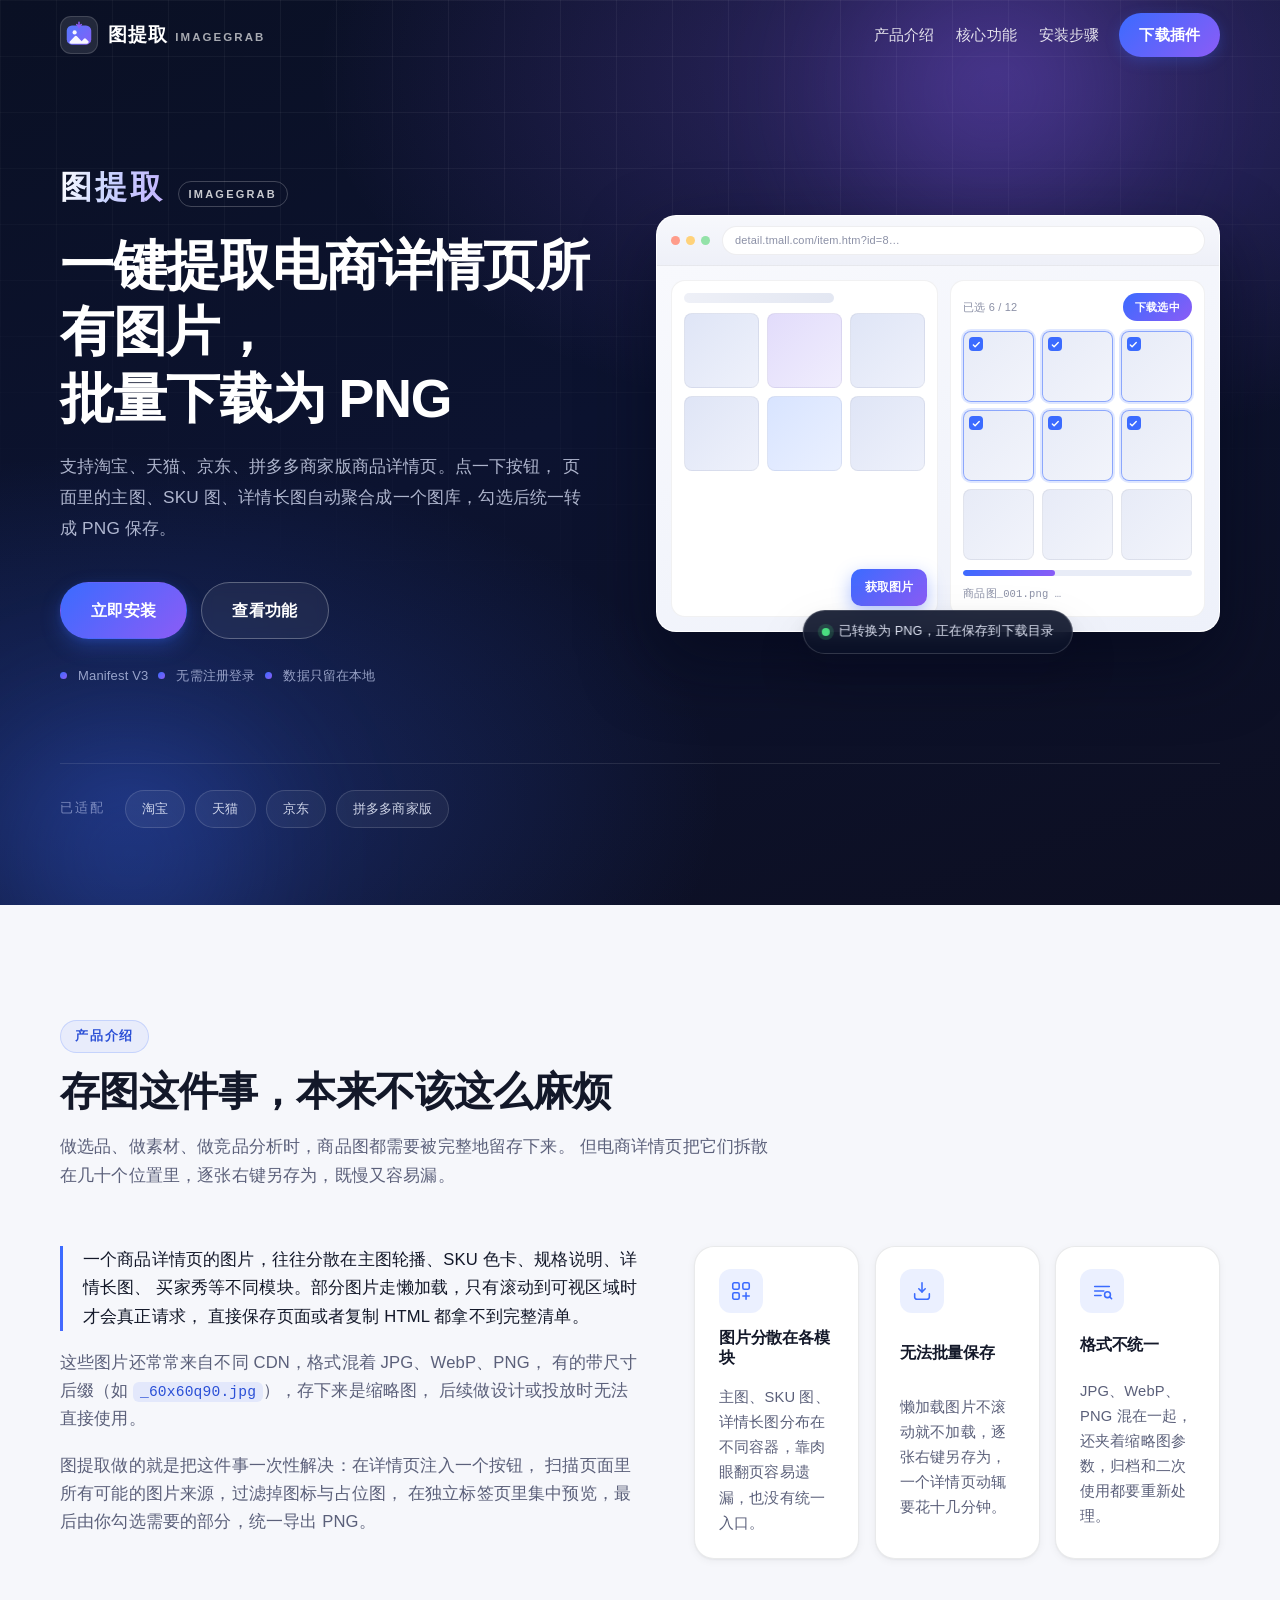
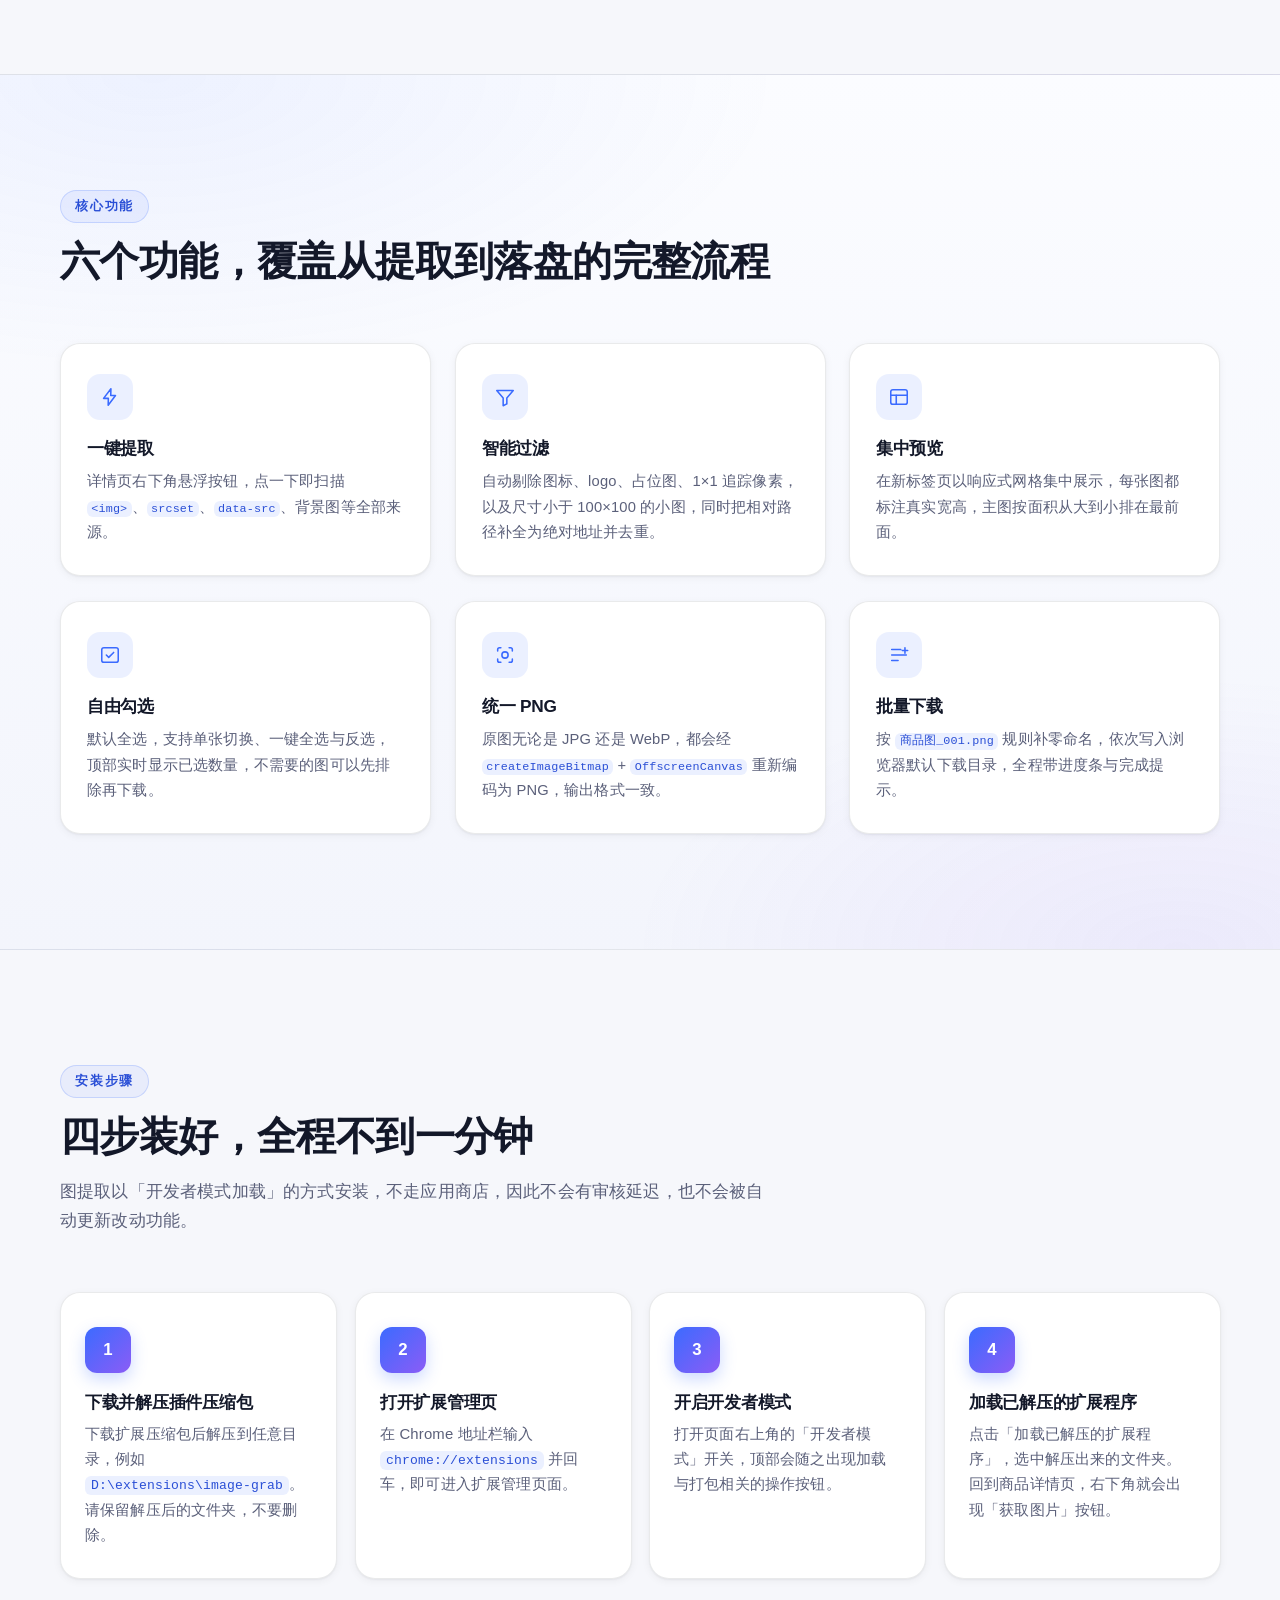
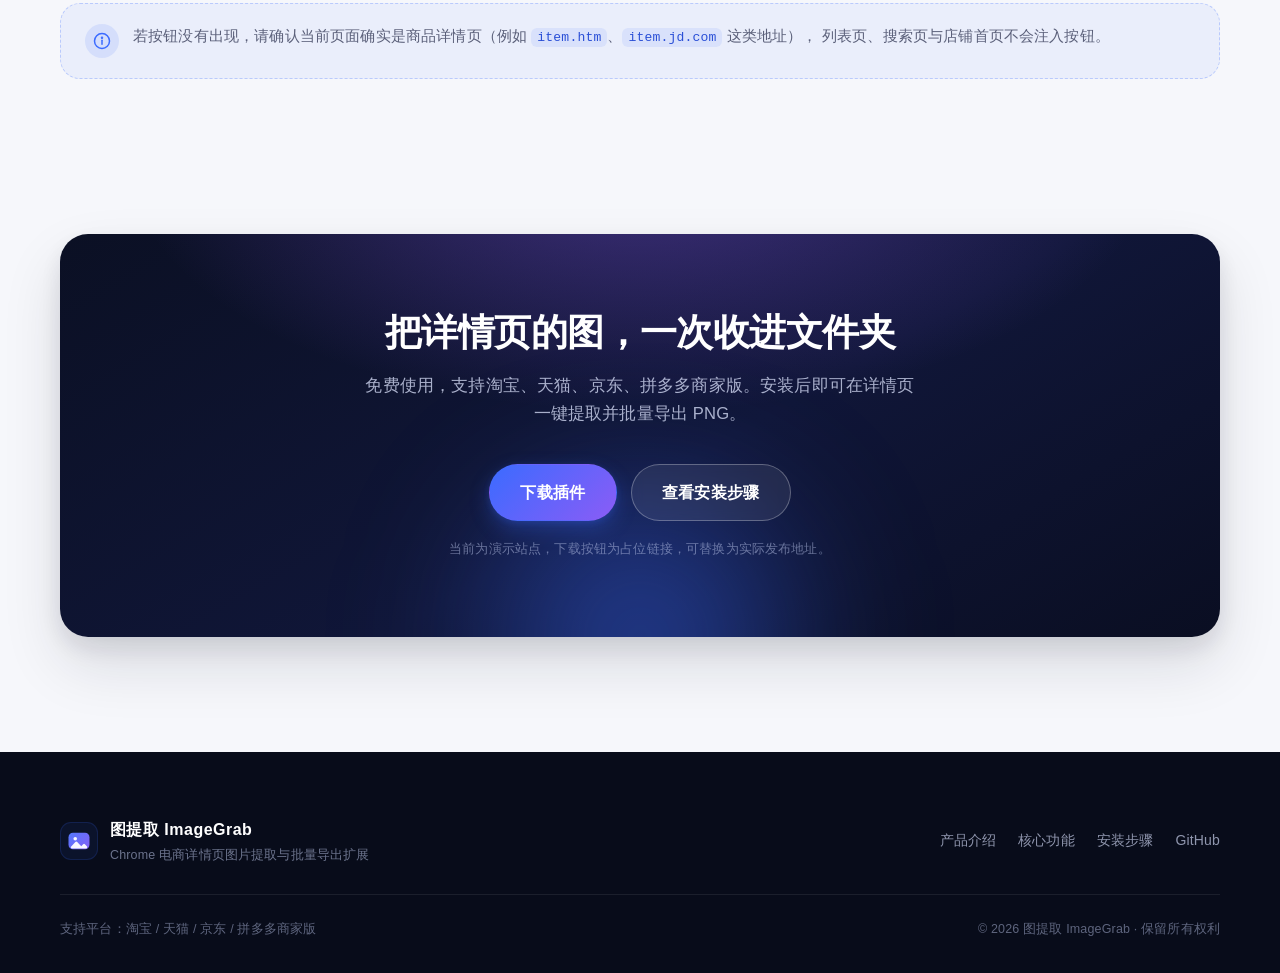
<file: docs/index.html>
<!DOCTYPE html>
<html lang="zh-CN">
<head>
  <meta charset="UTF-8" />
  <meta name="viewport" content="width=device-width, initial-scale=1" />
  <title>图提取 ImageGrab — 一键提取电商详情页图片，批量下载为 PNG</title>
  <meta name="description" content="图提取（ImageGrab）是一款 Chrome 扩展，支持在淘宝、天猫、京东、拼多多商家版商品详情页一键提取全部商品图片，集中预览、自由勾选，并批量下载为 PNG。" />
  <link rel="icon" type="image/svg+xml" href="assets/favicon.svg" />
  <link rel="stylesheet" href="css/style.css" />
</head>
<body>
  <!-- 键盘用户跳过导航 -->
  <a class="skip-link" href="#main">跳转到主要内容</a>

  <!-- ============ 顶部导航栏 ============ -->
  <header class="site-header" id="siteHeader">
    <div class="container header-inner">
      <!-- Logo：内联 SVG + 产品名 -->
      <a class="brand" href="#top" aria-label="图提取 ImageGrab 首页">
        <span class="brand-mark" aria-hidden="true">
          <svg viewBox="0 0 32 32" width="28" height="28" fill="none">
            <defs>
              <linearGradient id="brandGrad" x1="0" y1="0" x2="32" y2="32" gradientUnits="userSpaceOnUse">
                <stop offset="0" stop-color="#4d7cff" />
                <stop offset="1" stop-color="#8b5cf6" />
              </linearGradient>
            </defs>
            <rect x="2" y="5" width="28" height="22" rx="6" fill="url(#brandGrad)" />
            <circle cx="11" cy="13" r="2.4" fill="#fff" opacity=".95" />
            <path d="M5 24l6.2-6.6a1.6 1.6 0 0 1 2.4 0L19 23l2.6-2.6a1.6 1.6 0 0 1 2.3 0L27 23.5V24a2 2 0 0 1-2 2H7a2 2 0 0 1-2-2z" fill="#fff" opacity=".95" />
            <path d="M16 1.4v6.2M13.4 4l2.6 2.6L18.6 4" stroke="#8b5cf6" stroke-width="1.8" stroke-linecap="round" stroke-linejoin="round" />
          </svg>
        </span>
        <span class="brand-text">
          <strong class="brand-name">图提取</strong>
          <span class="brand-en">ImageGrab</span>
        </span>
      </a>

      <!-- 移动端汉堡菜单按钮 -->
      <button class="nav-toggle" id="navToggle" type="button"
              aria-expanded="false" aria-controls="primaryNav" aria-label="展开导航菜单">
        <span class="nav-toggle-bar" aria-hidden="true"></span>
        <span class="nav-toggle-bar" aria-hidden="true"></span>
        <span class="nav-toggle-bar" aria-hidden="true"></span>
      </button>

      <!-- 锚点导航 -->
      <nav class="primary-nav" id="primaryNav" aria-label="主导航">
        <ul class="nav-list">
          <li><a class="nav-link" href="#intro">产品介绍</a></li>
          <li><a class="nav-link" href="#features">核心功能</a></li>
          <li><a class="nav-link" href="#install">安装步骤</a></li>
          <li><a class="nav-link nav-link--cta" href="#download">下载插件</a></li>
        </ul>
      </nav>
    </div>
  </header>

  <main id="main">
    <!-- ============ Hero 首屏 ============ -->
    <section class="hero" id="top">
      <div class="hero-grid-bg" aria-hidden="true"></div>
      <div class="hero-glow hero-glow--a" aria-hidden="true"></div>
      <div class="hero-glow hero-glow--b" aria-hidden="true"></div>

      <div class="container hero-inner">
        <div class="hero-copy">
          <!-- 品牌信号：首屏最重要的视觉元素 -->
          <p class="hero-brand">
            <span class="hero-brand-cn">图提取</span>
            <span class="hero-brand-en">ImageGrab</span>
          </p>

          <h1 class="hero-title">
            一键提取电商详情页所有图片，<br class="br-desktop" />批量下载为 PNG
          </h1>

          <p class="hero-sub">
            支持淘宝、天猫、京东、拼多多商家版商品详情页。点一下按钮，
            页面里的主图、SKU 图、详情长图自动聚合成一个图库，勾选后统一转成 PNG 保存。
          </p>

          <div class="hero-actions">
            <a class="btn btn--primary btn--lg" href="#install">立即安装</a>
            <a class="btn btn--ghost btn--lg" href="#features">查看功能</a>
          </div>

          <ul class="hero-facts">
            <li>Manifest V3</li>
            <li>无需注册登录</li>
            <li>数据只留在本地</li>
          </ul>
        </div>

        <!-- 右侧插件界面示意图：纯 CSS + 内联 SVG 模拟 -->
        <div class="hero-visual reveal reveal--zoom" data-reveal-delay="120">
          <div class="mockup" role="img"
               aria-label="插件界面示意：商品详情页右下角出现获取图片按钮，点击后聚合成图库并批量下载为 PNG">
            <!-- 浏览器窗口 -->
            <div class="mockup-window">
              <div class="mockup-bar">
                <span class="mockup-dots" aria-hidden="true">
                  <i></i><i></i><i></i>
                </span>
                <span class="mockup-url">detail.tmall.com/item.htm?id=8&hellip;</span>
              </div>

              <div class="mockup-body">
                <!-- 左：模拟商品详情页 -->
                <div class="mockup-page">
                  <span class="mockup-skeleton mockup-skeleton--title"></span>
                  <div class="mockup-tiles">
                    <span class="mockup-tile"></span>
                    <span class="mockup-tile"></span>
                    <span class="mockup-tile"></span>
                    <span class="mockup-tile"></span>
                    <span class="mockup-tile"></span>
                    <span class="mockup-tile"></span>
                  </div>
                  <!-- 纯装饰元素：作为示意图的一部分，不使用 button 以免产生假交互语义 -->
                  <span class="mockup-fab">获取图片</span>
                </div>

                <!-- 右：模拟图库面板 -->
                <div class="mockup-gallery">
                  <div class="mockup-gallery-head">
                    <span class="mockup-count">已选 6 / 12</span>
                    <span class="mockup-download">下载选中</span>
                  </div>
                  <div class="mockup-thumbs">
                    <span class="mockup-thumb is-checked"></span>
                    <span class="mockup-thumb is-checked"></span>
                    <span class="mockup-thumb is-checked"></span>
                    <span class="mockup-thumb is-checked"></span>
                    <span class="mockup-thumb is-checked"></span>
                    <span class="mockup-thumb is-checked"></span>
                    <span class="mockup-thumb"></span>
                    <span class="mockup-thumb"></span>
                    <span class="mockup-thumb"></span>
                  </div>
                  <div class="mockup-progress">
                    <i></i>
                  </div>
                  <p class="mockup-progress-text">商品图_001.png &hellip;</p>
                </div>
              </div>
            </div>

            <!-- 浮层提示条 -->
            <div class="mockup-toast">
              <span class="mockup-toast-dot" aria-hidden="true"></span>
              已转换为 PNG，正在保存到下载目录
            </div>
          </div>
        </div>
      </div>

      <!-- 支持平台条 -->
      <div class="container">
        <div class="platforms reveal">
          <span class="platforms-label">已适配</span>
          <ul class="platforms-list">
            <li>淘宝</li>
            <li>天猫</li>
            <li>京东</li>
            <li>拼多多商家版</li>
          </ul>
        </div>
      </div>
    </section>

    <!-- ============ 产品介绍 ============ -->
    <section class="section" id="intro" aria-labelledby="intro-title">
      <div class="container">
        <header class="section-head reveal">
          <p class="eyebrow">产品介绍</p>
          <h2 class="section-title" id="intro-title">存图这件事，本来不该这么麻烦</h2>
          <p class="section-lede">
            做选品、做素材、做竞品分析时，商品图都需要被完整地留存下来。
            但电商详情页把它们拆散在几十个位置里，逐张右键另存为，既慢又容易漏。
          </p>
        </header>

        <div class="intro-cols">
          <div class="intro-text reveal">
            <p>
              一个商品详情页的图片，往往分散在主图轮播、SKU 色卡、规格说明、详情长图、
              买家秀等不同模块。部分图片走懒加载，只有滚动到可视区域时才会真正请求，
              直接保存页面或者复制 HTML 都拿不到完整清单。
            </p>
            <p>
              这些图片还常常来自不同 CDN，格式混着 JPG、WebP、PNG，
              有的带尺寸后缀（如 <code>_60x60q90.jpg</code>），存下来是缩略图，
              后续做设计或投放时无法直接使用。
            </p>
            <p>
              图提取做的就是把这件事一次性解决：在详情页注入一个按钮，
              扫描页面里所有可能的图片来源，过滤掉图标与占位图，
              在独立标签页里集中预览，最后由你勾选需要的部分，统一导出 PNG。
            </p>
          </div>

          <!-- 三个痛点卡片 -->
          <ul class="pain-list">
            <li class="pain-card reveal" data-reveal-delay="60">
              <span class="pain-icon" aria-hidden="true">
                <svg viewBox="0 0 24 24" width="22" height="22" fill="none" stroke="currentColor" stroke-width="1.7" stroke-linecap="round" stroke-linejoin="round">
                  <rect x="3" y="3" width="7" height="7" rx="1.6" />
                  <rect x="14" y="3" width="7" height="7" rx="1.6" />
                  <rect x="3" y="14" width="7" height="7" rx="1.6" />
                  <path d="M17.5 14v7M14 17.5h7" />
                </svg>
              </span>
              <h3>图片分散在各模块</h3>
              <p>主图、SKU 图、详情长图分布在不同容器，靠肉眼翻页容易遗漏，也没有统一入口。</p>
            </li>

            <li class="pain-card reveal" data-reveal-delay="120">
              <span class="pain-icon" aria-hidden="true">
                <svg viewBox="0 0 24 24" width="22" height="22" fill="none" stroke="currentColor" stroke-width="1.7" stroke-linecap="round" stroke-linejoin="round">
                  <path d="M12 3v10" />
                  <path d="M8.5 9.5L12 13l3.5-3.5" />
                  <path d="M4 15v3.5A2.5 2.5 0 0 0 6.5 21h11A2.5 2.5 0 0 0 20 18.5V15" />
                </svg>
              </span>
              <h3>无法批量保存</h3>
              <p>懒加载图片不滚动就不加载，逐张右键另存为，一个详情页动辄要花十几分钟。</p>
            </li>

            <li class="pain-card reveal" data-reveal-delay="180">
              <span class="pain-icon" aria-hidden="true">
                <svg viewBox="0 0 24 24" width="22" height="22" fill="none" stroke="currentColor" stroke-width="1.7" stroke-linecap="round" stroke-linejoin="round">
                  <path d="M4 7h16M4 12h10M4 17h7" />
                  <circle cx="18" cy="16" r="3.2" />
                  <path d="M20.4 18.4L22.5 20.5" />
                </svg>
              </span>
              <h3>格式不统一</h3>
              <p>JPG、WebP、PNG 混在一起，还夹着缩略图参数，归档和二次使用都要重新处理。</p>
            </li>
          </ul>
        </div>
      </div>
    </section>

    <!-- ============ 核心功能 ============ -->
    <section class="section section--alt" id="features" aria-labelledby="features-title">
      <div class="container">
        <header class="section-head reveal">
          <p class="eyebrow">核心功能</p>
          <h2 class="section-title" id="features-title">六个功能，覆盖从提取到落盘的完整流程</h2>
        </header>

        <ul class="feature-grid">
          <!-- 1 -->
          <li class="feature-card reveal">
            <span class="feature-icon" aria-hidden="true">
              <svg viewBox="0 0 24 24" width="22" height="22" fill="none" stroke="currentColor" stroke-width="1.7" stroke-linecap="round" stroke-linejoin="round">
                <path d="M13 3L5 13.5h5.2L10 21l8-10.6h-5.2z" />
              </svg>
            </span>
            <h3>一键提取</h3>
            <p>详情页右下角悬浮按钮，点一下即扫描 <code>&lt;img&gt;</code>、<code>srcset</code>、<code>data-src</code>、背景图等全部来源。</p>
          </li>

          <!-- 2 -->
          <li class="feature-card reveal" data-reveal-delay="60">
            <span class="feature-icon" aria-hidden="true">
              <svg viewBox="0 0 24 24" width="22" height="22" fill="none" stroke="currentColor" stroke-width="1.7" stroke-linecap="round" stroke-linejoin="round">
                <path d="M3 5h18l-7 8v6.5l-4 2V13z" />
              </svg>
            </span>
            <h3>智能过滤</h3>
            <p>自动剔除图标、logo、占位图、1×1 追踪像素，以及尺寸小于 100×100 的小图，同时把相对路径补全为绝对地址并去重。</p>
          </li>

          <!-- 3 -->
          <li class="feature-card reveal" data-reveal-delay="120">
            <span class="feature-icon" aria-hidden="true">
              <svg viewBox="0 0 24 24" width="22" height="22" fill="none" stroke="currentColor" stroke-width="1.7" stroke-linecap="round" stroke-linejoin="round">
                <rect x="3" y="4" width="18" height="16" rx="2.4" />
                <path d="M3 10h18" />
                <path d="M9 10v10" />
              </svg>
            </span>
            <h3>集中预览</h3>
            <p>在新标签页以响应式网格集中展示，每张图都标注真实宽高，主图按面积从大到小排在最前面。</p>
          </li>

          <!-- 4 -->
          <li class="feature-card reveal" data-reveal-delay="180">
            <span class="feature-icon" aria-hidden="true">
              <svg viewBox="0 0 24 24" width="22" height="22" fill="none" stroke="currentColor" stroke-width="1.7" stroke-linecap="round" stroke-linejoin="round">
                <rect x="3" y="4" width="18" height="16" rx="2.4" />
                <path d="M8 12l2.6 2.6L16 9.2" />
              </svg>
            </span>
            <h3>自由勾选</h3>
            <p>默认全选，支持单张切换、一键全选与反选，顶部实时显示已选数量，不需要的图可以先排除再下载。</p>
          </li>

          <!-- 5 -->
          <li class="feature-card reveal" data-reveal-delay="240">
            <span class="feature-icon" aria-hidden="true">
              <svg viewBox="0 0 24 24" width="22" height="22" fill="none" stroke="currentColor" stroke-width="1.7" stroke-linecap="round" stroke-linejoin="round">
                <path d="M4 7.5V6a2 2 0 0 1 2-2h1.5" />
                <path d="M20 7.5V6a2 2 0 0 0-2-2h-1.5" />
                <path d="M4 16.5V18a2 2 0 0 0 2 2h1.5" />
                <path d="M20 16.5V18a2 2 0 0 1-2 2h-1.5" />
                <circle cx="12" cy="12" r="3.4" />
              </svg>
            </span>
            <h3>统一 PNG</h3>
            <p>原图无论是 JPG 还是 WebP，都会经 <code>createImageBitmap</code> + <code>OffscreenCanvas</code> 重新编码为 PNG，输出格式一致。</p>
          </li>

          <!-- 6 -->
          <li class="feature-card reveal" data-reveal-delay="300">
            <span class="feature-icon" aria-hidden="true">
              <svg viewBox="0 0 24 24" width="22" height="22" fill="none" stroke="currentColor" stroke-width="1.7" stroke-linecap="round" stroke-linejoin="round">
                <path d="M4 6h10M4 12h16M4 18h7" />
                <path d="M18.5 4v6M21.5 7h-6" />
              </svg>
            </span>
            <h3>批量下载</h3>
            <p>按 <code>商品图_001.png</code> 规则补零命名，依次写入浏览器默认下载目录，全程带进度条与完成提示。</p>
          </li>
        </ul>
      </div>
    </section>

    <!-- ============ 安装步骤 ============ -->
    <section class="section" id="install" aria-labelledby="install-title">
      <div class="container">
        <header class="section-head reveal">
          <p class="eyebrow">安装步骤</p>
          <h2 class="section-title" id="install-title">四步装好，全程不到一分钟</h2>
          <p class="section-lede">
            图提取以「开发者模式加载」的方式安装，不走应用商店，因此不会有审核延迟，也不会被自动更新改动功能。
          </p>
        </header>

        <ol class="steps">
          <li class="step-card reveal">
            <span class="step-num" aria-hidden="true">1</span>
            <h3>下载并解压插件压缩包</h3>
            <p>下载扩展压缩包后解压到任意目录，例如 <code>D:\extensions\image-grab</code>。请保留解压后的文件夹，不要删除。</p>
          </li>

          <li class="step-card reveal" data-reveal-delay="60">
            <span class="step-num" aria-hidden="true">2</span>
            <h3>打开扩展管理页</h3>
            <p>在 Chrome 地址栏输入 <code>chrome://extensions</code> 并回车，即可进入扩展管理页面。</p>
          </li>

          <li class="step-card reveal" data-reveal-delay="120">
            <span class="step-num" aria-hidden="true">3</span>
            <h3>开启开发者模式</h3>
            <p>打开页面右上角的「开发者模式」开关，顶部会随之出现加载与打包相关的操作按钮。</p>
          </li>

          <li class="step-card reveal" data-reveal-delay="180">
            <span class="step-num" aria-hidden="true">4</span>
            <h3>加载已解压的扩展程序</h3>
            <p>点击「加载已解压的扩展程序」，选中解压出来的文件夹。回到商品详情页，右下角就会出现「获取图片」按钮。</p>
          </li>
        </ol>

        <div class="install-note reveal" data-reveal-delay="60">
          <span class="install-note-icon" aria-hidden="true">
            <svg viewBox="0 0 24 24" width="20" height="20" fill="none" stroke="currentColor" stroke-width="1.8" stroke-linecap="round" stroke-linejoin="round">
              <circle cx="12" cy="12" r="9" />
              <path d="M12 11v5" />
              <circle cx="12" cy="8" r=".6" fill="currentColor" />
            </svg>
          </span>
          <p>
            若按钮没有出现，请确认当前页面确实是商品详情页（例如 <code>item.htm</code>、<code>item.jd.com</code> 这类地址），
            列表页、搜索页与店铺首页不会注入按钮。
          </p>
        </div>
      </div>
    </section>

    <!-- ============ 底部 CTA ============ -->
    <section class="section cta" id="download" aria-labelledby="download-title">
      <div class="container">
        <div class="cta-card reveal">
          <div class="cta-glow" aria-hidden="true"></div>
          <h2 class="cta-title" id="download-title">把详情页的图，一次收进文件夹</h2>
          <p class="cta-text">
            免费使用，支持淘宝、天猫、京东、拼多多商家版。安装后即可在详情页一键提取并批量导出 PNG。
          </p>
          <div class="cta-actions">
            <!-- 下载地址为占位，替换成实际发布链接即可 -->
            <a class="btn btn--primary btn--lg" href="#" id="downloadBtn" download>下载插件</a>
            <a class="btn btn--ghost btn--lg" href="#install">查看安装步骤</a>
          </div>
          <p class="cta-hint">当前为演示站点，下载按钮为占位链接，可替换为实际发布地址。</p>
        </div>
      </div>
    </section>
  </main>

  <!-- ============ Footer ============ -->
  <footer class="site-footer">
    <div class="container footer-inner">
      <div class="footer-brand">
        <span class="brand-mark" aria-hidden="true">
          <svg viewBox="0 0 32 32" width="24" height="24" fill="none">
            <defs>
              <linearGradient id="footerGrad" x1="0" y1="0" x2="32" y2="32" gradientUnits="userSpaceOnUse">
                <stop offset="0" stop-color="#4d7cff" />
                <stop offset="1" stop-color="#8b5cf6" />
              </linearGradient>
            </defs>
            <rect x="2" y="5" width="28" height="22" rx="6" fill="url(#footerGrad)" />
            <circle cx="11" cy="13" r="2.4" fill="#fff" opacity=".95" />
            <path d="M5 24l6.2-6.6a1.6 1.6 0 0 1 2.4 0L19 23l2.6-2.6a1.6 1.6 0 0 1 2.3 0L27 23.5V24a2 2 0 0 1-2 2H7a2 2 0 0 1-2-2z" fill="#fff" opacity=".95" />
          </svg>
        </span>
        <div>
          <p class="footer-name">图提取 ImageGrab</p>
          <p class="footer-desc">Chrome 电商详情页图片提取与批量导出扩展</p>
        </div>
      </div>

      <nav class="footer-nav" aria-label="页脚导航">
        <a href="#intro">产品介绍</a>
        <a href="#features">核心功能</a>
        <a href="#install">安装步骤</a>
        <!-- GitHub 链接占位 -->
        <a href="https://github.com/" target="_blank" rel="noopener noreferrer">GitHub</a>
      </nav>

      <div class="footer-meta">
        <p>支持平台：淘宝 / 天猫 / 京东 / 拼多多商家版</p>
        <p class="footer-copy">&copy; <span id="year">2026</span> 图提取 ImageGrab · 保留所有权利</p>
      </div>
    </div>
  </footer>

  <script src="js/main.js"></script>
</body>
</html>
</file>
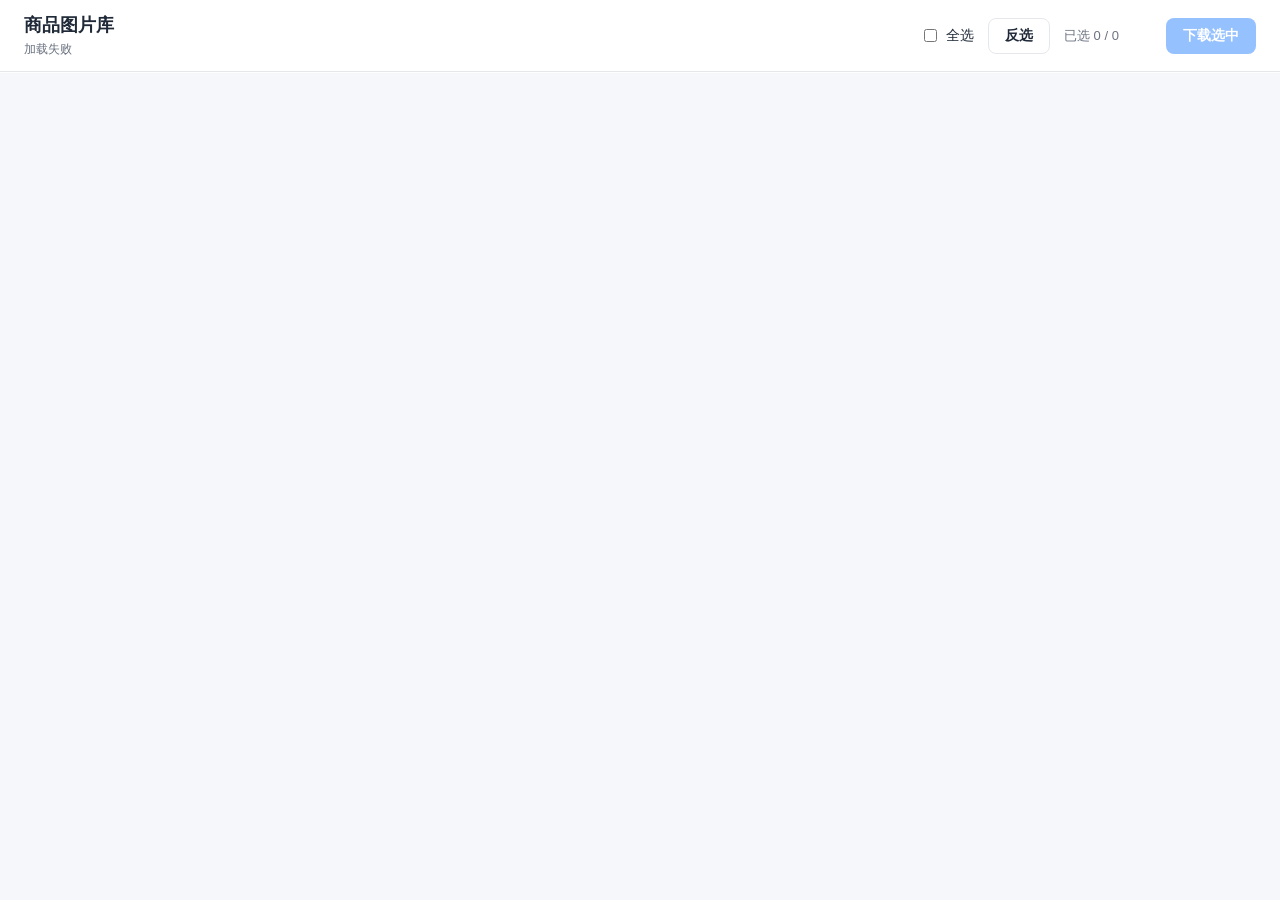
<file: gallery.html>
<!DOCTYPE html>
<html lang="zh-CN">
  <head>
    <meta charset="UTF-8" />
    <meta name="viewport" content="width=device-width, initial-scale=1.0" />
    <title>商品图片库</title>
    <link rel="stylesheet" href="gallery.css" />
  </head>
  <body>
    <header class="toolbar">
      <div class="toolbar-left">
        <h1 class="title">商品图片库</h1>
        <p class="subtitle" id="pageMeta">加载中…</p>
      </div>
      <div class="toolbar-actions">
        <label class="check-all">
          <input type="checkbox" id="selectAll" />
          <span>全选</span>
        </label>
        <button type="button" class="btn btn-ghost" id="btnInvert">反选</button>
        <span class="selected-count" id="selectedCount">已选 0 / 0</span>
        <button type="button" class="btn btn-primary" id="btnDownload" disabled>
          下载选中
        </button>
      </div>
    </header>

    <main>
      <div id="emptyState" class="empty hidden">
        <p>暂无图片数据。请在商品详情页点击「获取图片」。</p>
      </div>
      <div id="grid" class="grid" aria-live="polite"></div>
    </main>

    <!-- 下载进度遮罩 -->
    <div id="progressOverlay" class="overlay hidden" role="status" aria-live="assertive">
      <div class="progress-card">
        <h2 id="progressTitle">正在下载…</h2>
        <div class="progress-bar">
          <div class="progress-fill" id="progressFill"></div>
        </div>
        <p class="progress-text" id="progressText">0 / 0</p>
      </div>
    </div>

    <script src="gallery.js"></script>
  </body>
</html>
</file>
<file: docs/css/style.css>
/* =========================================================================
   图提取 ImageGrab · 官方宣传站样式
   纯 CSS，无框架、无 CDN 依赖。
   组织顺序：变量 → 基础 → 通用组件 → 导航 → Hero → 各内容区 → 页脚 → 响应式
   ========================================================================= */

/* -------------------------------------------------------------------------
   1. 设计变量（改主色调只需调整 --primary / --primary-2）
   ------------------------------------------------------------------------- */
:root {
  /* 品牌主色：蓝 → 紫渐变 */
  --primary: #3b6bff;
  --primary-2: #8b5cf6;
  --primary-soft: rgba(59, 107, 255, 0.1);
  --primary-grad: linear-gradient(135deg, var(--primary) 0%, var(--primary-2) 100%);

  /* 中性色 */
  --ink: #080c1a;            /* 深色区背景（Hero / Footer / CTA） */
  --ink-2: #101733;
  --text: #131829;
  --muted: #5b607a;
  --muted-2: #8b90a6;
  --surface: #ffffff;
  --bg: #f6f7fb;
  --border: rgba(19, 24, 41, 0.09);
  --border-strong: rgba(19, 24, 41, 0.16);

  /* 圆角 */
  --r-sm: 10px;
  --r-md: 14px;
  --r-lg: 20px;
  --r-xl: 28px;
  --r-pill: 999px;

  /* 阴影（柔和、多层） */
  --shadow-sm: 0 1px 2px rgba(16, 24, 40, 0.05), 0 2px 8px rgba(16, 24, 40, 0.05);
  --shadow-md: 0 4px 12px rgba(16, 24, 40, 0.07), 0 12px 28px rgba(16, 24, 40, 0.07);
  --shadow-lg: 0 10px 24px rgba(16, 24, 40, 0.1), 0 28px 60px rgba(16, 24, 40, 0.12);
  --shadow-brand: 0 8px 20px rgba(59, 107, 255, 0.28), 0 2px 6px rgba(59, 107, 255, 0.18);

  /* 节奏 */
  --gutter: clamp(20px, 5vw, 40px);
  --section-y: clamp(64px, 9vw, 132px);
  --header-h: 64px;
  --ease: cubic-bezier(0.22, 0.61, 0.36, 1);
  --dur: 0.24s;

  /* 字体栈 */
  --font: -apple-system, BlinkMacSystemFont, "PingFang SC", "Microsoft YaHei",
    "Helvetica Neue", Arial, sans-serif;
  --font-mono: "SFMono-Regular", Consolas, "Liberation Mono", Menlo, monospace;
}

/* -------------------------------------------------------------------------
   2. 基础重置与排版
   ------------------------------------------------------------------------- */
*,
*::before,
*::after {
  box-sizing: border-box;
}

html {
  -webkit-text-size-adjust: 100%;
  scroll-behavior: smooth;
  /* 锚点跳转时给吸顶导航让位 */
  scroll-padding-top: calc(var(--header-h) + 16px);
}

body {
  margin: 0;
  background: var(--bg);
  color: var(--text);
  font-family: var(--font);
  font-size: 16px;
  line-height: 1.7;
  letter-spacing: 0.01em;
  -webkit-font-smoothing: antialiased;
  overflow-x: hidden;
}

h1,
h2,
h3 {
  margin: 0;
  line-height: 1.24;
  letter-spacing: -0.015em;
  font-weight: 700;
}

p {
  margin: 0;
}

ul,
ol {
  margin: 0;
  padding: 0;
  list-style: none;
}

a {
  color: inherit;
  text-decoration: none;
}

img,
svg {
  max-width: 100%;
  display: block;
}

code {
  font-family: var(--font-mono);
  font-size: 0.88em;
  padding: 0.15em 0.45em;
  border-radius: 6px;
  background: var(--primary-soft);
  color: #2a4fd6;
  word-break: break-word;
}

/* 键盘焦点可见 */
:focus-visible {
  outline: 2px solid var(--primary);
  outline-offset: 3px;
  border-radius: 6px;
}

/* 跳过导航链接 */
.skip-link {
  position: absolute;
  left: 16px;
  top: -60px;
  z-index: 200;
  padding: 10px 16px;
  border-radius: 0 0 var(--r-sm) var(--r-sm);
  background: var(--primary);
  color: #fff;
  font-size: 14px;
  transition: top var(--dur) var(--ease);
}

.skip-link:focus {
  top: 0;
}

.container {
  width: min(1160px, 100% - var(--gutter) * 2);
  margin-inline: auto;
}

/* -------------------------------------------------------------------------
   3. 通用组件：按钮 / 区块标题 / 滚动入场
   ------------------------------------------------------------------------- */
.btn {
  display: inline-flex;
  align-items: center;
  justify-content: center;
  gap: 8px;
  padding: 11px 22px;
  border: 1px solid transparent;
  border-radius: var(--r-pill);
  font-family: inherit;
  font-size: 15px;
  font-weight: 600;
  letter-spacing: 0.02em;
  cursor: pointer;
  white-space: nowrap;
  transition: transform var(--dur) var(--ease), box-shadow var(--dur) var(--ease),
    background-color var(--dur) var(--ease), border-color var(--dur) var(--ease),
    color var(--dur) var(--ease);
}

.btn--lg {
  padding: 14px 30px;
  font-size: 16px;
}

.btn--primary {
  background-image: var(--primary-grad);
  color: #fff;
  box-shadow: var(--shadow-brand);
}

.btn--primary:hover {
  transform: translateY(-2px);
  box-shadow: 0 12px 28px rgba(59, 107, 255, 0.34), 0 3px 8px rgba(59, 107, 255, 0.2);
}

.btn--primary:active {
  transform: translateY(0);
}

/* 深色背景上的次级按钮 */
.btn--ghost {
  background: rgba(255, 255, 255, 0.06);
  border-color: rgba(255, 255, 255, 0.28);
  color: #fff;
  backdrop-filter: blur(6px);
}

.btn--ghost:hover {
  background: rgba(255, 255, 255, 0.13);
  border-color: rgba(255, 255, 255, 0.48);
  transform: translateY(-2px);
}

/* 浅色背景上的次级按钮（CTA 区使用） */
.cta-card .btn--ghost {
  background: rgba(255, 255, 255, 0.08);
}

.section {
  padding-block: var(--section-y);
  position: relative;
}

/* 交替底色的内容区，用渐变而非纯色，避免呆板 */
.section--alt {
  background:
    radial-gradient(900px 420px at 12% 0%, rgba(59, 107, 255, 0.07), transparent 70%),
    radial-gradient(760px 380px at 92% 100%, rgba(139, 92, 246, 0.08), transparent 72%),
    linear-gradient(180deg, #fbfcff 0%, #f3f5fc 100%);
  border-block: 1px solid var(--border);
}

.section-head {
  max-width: 720px;
  margin-bottom: clamp(32px, 5vw, 56px);
}

.eyebrow {
  display: inline-block;
  margin-bottom: 14px;
  padding: 5px 14px;
  border: 1px solid rgba(59, 107, 255, 0.2);
  border-radius: var(--r-pill);
  background: rgba(59, 107, 255, 0.07);
  color: #2a4fd6;
  font-size: 12.5px;
  font-weight: 600;
  letter-spacing: 0.14em;
}

.section-title {
  font-size: clamp(1.55rem, 1.1rem + 2.1vw, 2.5rem);
  color: var(--text);
}

.section-lede {
  margin-top: 16px;
  color: var(--muted);
  font-size: clamp(0.95rem, 0.9rem + 0.3vw, 1.06rem);
}

/* 滚动入场：默认隐藏位移，进入视口后由 JS 添加 .is-visible */
.reveal {
  opacity: 0;
  transform: translateY(22px);
  transition: opacity 0.6s var(--ease), transform 0.6s var(--ease);
  transition-delay: var(--reveal-delay, 0ms);
  will-change: opacity, transform;
}

.reveal--zoom {
  transform: translateY(28px) scale(0.97);
}

.reveal.is-visible {
  opacity: 1;
  transform: none;
}

/* -------------------------------------------------------------------------
   4. 顶部导航栏
   ------------------------------------------------------------------------- */
.site-header {
  position: fixed;
  inset: 0 0 auto 0;
  z-index: 100;
  transition: background-color var(--dur) var(--ease),
    box-shadow var(--dur) var(--ease), border-color var(--dur) var(--ease),
    backdrop-filter var(--dur) var(--ease);
  /* 默认状态：位于深色 Hero 之上，文字为浅色 */
  --nav-fg: rgba(255, 255, 255, 0.86);
  --nav-fg-active: #ffffff;
  border-bottom: 1px solid transparent;
}

.header-inner {
  display: flex;
  align-items: center;
  justify-content: space-between;
  gap: 16px;
  min-height: var(--header-h);
}

/* 滚动后：毛玻璃 + 深色文字 */
.site-header.is-scrolled {
  background: rgba(255, 255, 255, 0.76);
  backdrop-filter: saturate(180%) blur(16px);
  -webkit-backdrop-filter: saturate(180%) blur(16px);
  border-bottom-color: var(--border);
  box-shadow: 0 4px 20px rgba(16, 24, 40, 0.06);
  --nav-fg: var(--muted);
  --nav-fg-active: var(--text);
}

/* Logo */
.brand {
  display: inline-flex;
  align-items: center;
  gap: 10px;
  flex-shrink: 0;
}

.brand-mark {
  display: grid;
  place-items: center;
  width: 38px;
  height: 38px;
  border-radius: 11px;
  background: rgba(255, 255, 255, 0.1);
  border: 1px solid rgba(255, 255, 255, 0.14);
  transition: background-color var(--dur) var(--ease),
    border-color var(--dur) var(--ease);
}

.site-header.is-scrolled .brand-mark,
.site-footer .brand-mark {
  background: rgba(59, 107, 255, 0.08);
  border-color: rgba(59, 107, 255, 0.16);
}

.brand-text {
  display: flex;
  align-items: baseline;
  gap: 8px;
}

.brand-name {
  font-size: 19px;
  font-weight: 700;
  letter-spacing: 0.04em;
  color: var(--nav-fg-active);
  transition: color var(--dur) var(--ease);
}

.brand-en {
  font-size: 11.5px;
  font-weight: 600;
  letter-spacing: 0.18em;
  text-transform: uppercase;
  color: var(--nav-fg);
  opacity: 0.75;
  transition: color var(--dur) var(--ease);
}

/* 导航列表 */
.nav-list {
  display: flex;
  align-items: center;
  gap: clamp(6px, 1.4vw, 22px);
}

.nav-link {
  position: relative;
  display: inline-block;
  padding: 8px 2px;
  font-size: 15px;
  font-weight: 500;
  color: var(--nav-fg);
  transition: color var(--dur) var(--ease);
}

/* 下划线指示器：当前区块高亮 */
.nav-link::after {
  content: "";
  position: absolute;
  left: 0;
  right: 0;
  bottom: 2px;
  height: 2px;
  border-radius: 2px;
  background-image: var(--primary-grad);
  transform: scaleX(0);
  transform-origin: left;
  transition: transform var(--dur) var(--ease);
}

.nav-link:hover,
.nav-link.is-active {
  color: var(--nav-fg-active);
}

.nav-link:hover::after,
.nav-link.is-active::after {
  transform: scaleX(1);
}

/* 「下载插件」为强调项，做成胶囊按钮 */
.nav-link--cta {
  padding: 9px 20px;
  border-radius: var(--r-pill);
  background-image: var(--primary-grad);
  color: #fff;
  font-weight: 600;
  box-shadow: 0 4px 14px rgba(59, 107, 255, 0.26);
  transition: transform var(--dur) var(--ease), box-shadow var(--dur) var(--ease);
}

.nav-link--cta::after {
  display: none;
}

.nav-link--cta:hover {
  color: #fff;
  transform: translateY(-1px);
  box-shadow: 0 8px 22px rgba(59, 107, 255, 0.34);
}

/* 汉堡按钮：移动端显示 */
.nav-toggle {
  display: none;
  width: 44px;
  height: 44px;
  padding: 0;
  border: 1px solid rgba(255, 255, 255, 0.2);
  border-radius: var(--r-sm);
  background: rgba(255, 255, 255, 0.08);
  cursor: pointer;
  transition: background-color var(--dur) var(--ease),
    border-color var(--dur) var(--ease);
}

.site-header.is-scrolled .nav-toggle {
  border-color: var(--border-strong);
  background: rgba(19, 24, 41, 0.04);
}

.nav-toggle-bar {
  display: block;
  width: 20px;
  height: 2px;
  margin: 4px auto;
  border-radius: 2px;
  background: var(--nav-fg-active);
  transition: transform var(--dur) var(--ease), opacity var(--dur) var(--ease);
}

/* 展开时汉堡变叉 */
.nav-toggle[aria-expanded="true"] .nav-toggle-bar:nth-child(1) {
  transform: translateY(6px) rotate(45deg);
}

.nav-toggle[aria-expanded="true"] .nav-toggle-bar:nth-child(2) {
  opacity: 0;
}

.nav-toggle[aria-expanded="true"] .nav-toggle-bar:nth-child(3) {
  transform: translateY(-6px) rotate(-45deg);
}

/* -------------------------------------------------------------------------
   5. Hero 首屏
   ------------------------------------------------------------------------- */
.hero {
  position: relative;
  isolation: isolate;
  overflow: hidden;
  padding-top: calc(var(--header-h) + clamp(40px, 7vw, 96px));
  padding-bottom: clamp(40px, 6vw, 80px);
  background:
    radial-gradient(1100px 600px at 78% 8%, rgba(139, 92, 246, 0.3), transparent 62%),
    radial-gradient(900px 520px at 10% 88%, rgba(59, 107, 255, 0.28), transparent 66%),
    linear-gradient(160deg, #0a1024 0%, #0c1330 46%, #0d0f22 100%);
  color: #fff;
}

/* 细网格纹理，给深色底增加质感 */
.hero-grid-bg {
  position: absolute;
  inset: 0;
  z-index: -1;
  background-image:
    linear-gradient(to right, rgba(255, 255, 255, 0.05) 1px, transparent 1px),
    linear-gradient(to bottom, rgba(255, 255, 255, 0.05) 1px, transparent 1px);
  background-size: 56px 56px;
  mask-image: radial-gradient(120% 90% at 50% 0%, #000 20%, transparent 78%);
  -webkit-mask-image: radial-gradient(120% 90% at 50% 0%, #000 20%, transparent 78%);
}

/* 缓慢漂移的彩色光斑 */
.hero-glow {
  position: absolute;
  z-index: -1;
  border-radius: 50%;
  filter: blur(70px);
  opacity: 0.5;
  animation: glow-drift 16s ease-in-out infinite alternate;
}

.hero-glow--a {
  width: 420px;
  height: 420px;
  top: -120px;
  right: 6%;
  background: radial-gradient(circle, rgba(139, 92, 246, 0.75), transparent 68%);
}

.hero-glow--b {
  width: 380px;
  height: 380px;
  bottom: -140px;
  left: -60px;
  background: radial-gradient(circle, rgba(59, 107, 255, 0.7), transparent 68%);
  animation-delay: -6s;
}

@keyframes glow-drift {
  from {
    transform: translate3d(0, 0, 0) scale(1);
  }
  to {
    transform: translate3d(-28px, 34px, 0) scale(1.12);
  }
}

.hero-inner {
  display: grid;
  gap: clamp(36px, 5vw, 56px);
  align-items: center;
}

.hero-copy {
  max-width: 620px;
}

/* 品牌字标：首屏最强的品牌信号 */
.hero-brand {
  display: flex;
  align-items: baseline;
  gap: 12px;
  margin-bottom: 18px;
}

.hero-brand-cn {
  font-size: clamp(1.5rem, 1.1rem + 1.6vw, 2rem);
  font-weight: 700;
  letter-spacing: 0.1em;
  background: linear-gradient(100deg, #ffffff 0%, #c9d4ff 45%, #c3b1ff 100%);
  -webkit-background-clip: text;
  background-clip: text;
  color: transparent;
}

.hero-brand-en {
  padding: 3px 10px;
  border: 1px solid rgba(255, 255, 255, 0.22);
  border-radius: var(--r-pill);
  font-size: 11px;
  font-weight: 600;
  letter-spacing: 0.2em;
  text-transform: uppercase;
  color: rgba(255, 255, 255, 0.78);
}

.hero-title {
  font-size: clamp(1.65rem, 1.05rem + 2.9vw, 3.35rem);
  font-weight: 800;
  letter-spacing: -0.02em;
  color: #fff;
}

.hero-sub {
  margin-top: 20px;
  max-width: 540px;
  font-size: clamp(0.95rem, 0.9rem + 0.32vw, 1.08rem);
  line-height: 1.78;
  color: rgba(226, 232, 255, 0.76);
}

.hero-actions {
  display: flex;
  flex-wrap: wrap;
  gap: 14px;
  margin-top: clamp(26px, 4vw, 38px);
}

.hero-facts {
  display: flex;
  flex-wrap: wrap;
  gap: 10px;
  margin-top: 26px;
}

.hero-facts li {
  position: relative;
  padding-left: 18px;
  font-size: 13px;
  color: rgba(214, 222, 255, 0.68);
}

.hero-facts li::before {
  content: "";
  position: absolute;
  left: 0;
  top: 50%;
  width: 7px;
  height: 7px;
  margin-top: -3.5px;
  border-radius: 50%;
  background: var(--primary-grad);
}

/* —— 插件界面示意图 —— */
.hero-visual {
  position: relative;
}

.mockup {
  position: relative;
  width: 100%;
}

.mockup-window {
  position: relative;
  border-radius: var(--r-lg);
  background: #fff;
  border: 1px solid rgba(255, 255, 255, 0.16);
  box-shadow: 0 30px 70px rgba(4, 8, 24, 0.55), 0 2px 0 rgba(255, 255, 255, 0.4) inset;
  overflow: hidden;
}

.mockup-bar {
  display: flex;
  align-items: center;
  gap: 12px;
  padding: 10px 14px;
  background: linear-gradient(180deg, #f7f8fc, #eef0f8);
  border-bottom: 1px solid rgba(19, 24, 41, 0.07);
}

.mockup-dots {
  display: inline-flex;
  gap: 6px;
  flex-shrink: 0;
}

.mockup-dots i {
  width: 9px;
  height: 9px;
  border-radius: 50%;
  background: #d6dae8;
}

.mockup-dots i:first-child {
  background: #ff9c8a;
}

.mockup-dots i:nth-child(2) {
  background: #ffd27a;
}

.mockup-dots i:nth-child(3) {
  background: #93e2a8;
}

.mockup-url {
  flex: 1;
  padding: 4px 12px;
  border-radius: var(--r-pill);
  background: #fff;
  border: 1px solid rgba(19, 24, 41, 0.07);
  font-size: 11px;
  color: var(--muted-2);
  white-space: nowrap;
  overflow: hidden;
  text-overflow: ellipsis;
}

.mockup-body {
  display: grid;
  grid-template-columns: 1.05fr 1fr;
  gap: 12px;
  padding: 14px;
  background: linear-gradient(160deg, #f8f9fd, #eef1fa);
}

/* 左：模拟详情页 */
.mockup-page {
  position: relative;
  display: flex;
  flex-direction: column;
  gap: 10px;
  padding: 12px;
  border-radius: var(--r-md);
  background: #fff;
  border: 1px solid rgba(19, 24, 41, 0.06);
}

.mockup-skeleton {
  display: block;
  border-radius: 6px;
  background: linear-gradient(90deg, #eef0f7, #e3e7f2);
}

.mockup-skeleton--title {
  width: 62%;
  height: 10px;
}

.mockup-tiles {
  display: grid;
  grid-template-columns: repeat(3, 1fr);
  gap: 8px;
}

.mockup-tile {
  display: block;
  aspect-ratio: 1;
  border-radius: 8px;
  background: linear-gradient(135deg, #dfe5f6, #eef1fb);
  border: 1px solid rgba(19, 24, 41, 0.05);
}

.mockup-tile:nth-child(2) {
  background: linear-gradient(135deg, #e2dcfb, #f0edfd);
}

.mockup-tile:nth-child(5) {
  background: linear-gradient(135deg, #d8e4ff, #eaf0ff);
}

/* 悬浮按钮，复刻插件真实外观 */
.mockup-fab {
  position: absolute;
  right: 10px;
  bottom: 10px;
  padding: 8px 14px;
  border: 0;
  border-radius: var(--r-sm);
  background-image: var(--primary-grad);
  color: #fff;
  font-family: inherit;
  font-size: 12px;
  font-weight: 600;
  box-shadow: 0 6px 18px rgba(59, 107, 255, 0.4);
  animation: fab-pulse 2.6s ease-in-out infinite;
}

@keyframes fab-pulse {
  0%,
  100% {
    transform: translateY(0);
    box-shadow: 0 6px 18px rgba(59, 107, 255, 0.4);
  }
  50% {
    transform: translateY(-3px);
    box-shadow: 0 10px 24px rgba(59, 107, 255, 0.5);
  }
}

/* 右：模拟图库面板 */
.mockup-gallery {
  display: flex;
  flex-direction: column;
  gap: 10px;
  padding: 12px;
  border-radius: var(--r-md);
  background: #fff;
  border: 1px solid rgba(19, 24, 41, 0.06);
}

.mockup-gallery-head {
  display: flex;
  align-items: center;
  justify-content: space-between;
  gap: 8px;
}

.mockup-count {
  font-size: 11px;
  color: var(--muted-2);
}

.mockup-download {
  padding: 5px 12px;
  border-radius: var(--r-pill);
  background-image: var(--primary-grad);
  color: #fff;
  font-size: 11px;
  font-weight: 600;
}

.mockup-thumbs {
  display: grid;
  grid-template-columns: repeat(3, 1fr);
  gap: 8px;
}

.mockup-thumb {
  position: relative;
  display: block;
  aspect-ratio: 1;
  border-radius: 8px;
  background: linear-gradient(135deg, #e7ebf7, #f2f4fb);
  border: 1px solid rgba(19, 24, 41, 0.06);
}

/* 已勾选的缩略图带选中标记 */
.mockup-thumb.is-checked {
  border-color: rgba(59, 107, 255, 0.55);
  box-shadow: 0 0 0 2px rgba(59, 107, 255, 0.16);
}

.mockup-thumb.is-checked::after {
  content: "";
  position: absolute;
  top: 5px;
  left: 5px;
  width: 14px;
  height: 14px;
  border-radius: 4px;
  background: var(--primary) url("data:image/svg+xml;charset=utf-8,%3Csvg xmlns='http://www.w3.org/2000/svg' viewBox='0 0 16 16'%3E%3Cpath d='M3.4 8.6l2.6 2.6 6-6' fill='none' stroke='%23fff' stroke-width='2' stroke-linecap='round' stroke-linejoin='round'/%3E%3C/svg%3E")
    center / 11px no-repeat;
}

/* 进度条循环动画，示意批量导出过程 */
.mockup-progress {
  height: 6px;
  border-radius: var(--r-pill);
  background: #e8ecf7;
  overflow: hidden;
}

.mockup-progress i {
  display: block;
  height: 100%;
  width: 40%;
  border-radius: inherit;
  background-image: var(--primary-grad);
  animation: progress-run 3.4s var(--ease) infinite;
}

@keyframes progress-run {
  0% {
    width: 8%;
  }
  70% {
    width: 100%;
  }
  100% {
    width: 100%;
  }
}

.mockup-progress-text {
  font-size: 10.5px;
  color: var(--muted-2);
  font-family: var(--font-mono);
}

/* 浮层提示条 */
.mockup-toast {
  position: absolute;
  left: 50%;
  bottom: -22px;
  transform: translateX(-50%);
  display: inline-flex;
  align-items: center;
  gap: 9px;
  padding: 10px 18px;
  border-radius: var(--r-pill);
  background: rgba(12, 18, 40, 0.9);
  border: 1px solid rgba(255, 255, 255, 0.16);
  backdrop-filter: blur(10px);
  box-shadow: var(--shadow-lg);
  color: rgba(236, 240, 255, 0.92);
  font-size: 12.5px;
  white-space: nowrap;
  animation: toast-float 5s ease-in-out infinite;
}

.mockup-toast-dot {
  width: 8px;
  height: 8px;
  border-radius: 50%;
  background: #4ade80;
  box-shadow: 0 0 0 4px rgba(74, 222, 128, 0.18);
}

@keyframes toast-float {
  0%,
  100% {
    transform: translateX(-50%) translateY(0);
  }
  50% {
    transform: translateX(-50%) translateY(-7px);
  }
}

/* —— 支持平台条 —— */
.platforms {
  display: flex;
  flex-wrap: wrap;
  align-items: center;
  gap: 12px 20px;
  margin-top: clamp(48px, 7vw, 76px);
  padding-top: 26px;
  border-top: 1px solid rgba(255, 255, 255, 0.1);
}

.platforms-label {
  font-size: 12.5px;
  letter-spacing: 0.16em;
  color: rgba(200, 210, 245, 0.55);
}

.platforms-list {
  display: flex;
  flex-wrap: wrap;
  gap: 10px;
}

.platforms-list li {
  padding: 7px 16px;
  border-radius: var(--r-pill);
  border: 1px solid rgba(255, 255, 255, 0.14);
  background: rgba(255, 255, 255, 0.05);
  font-size: 13px;
  font-weight: 500;
  color: rgba(235, 240, 255, 0.86);
  transition: background-color var(--dur) var(--ease),
    border-color var(--dur) var(--ease), transform var(--dur) var(--ease);
}

.platforms-list li:hover {
  background: rgba(255, 255, 255, 0.1);
  border-color: rgba(255, 255, 255, 0.28);
  transform: translateY(-2px);
}

/* -------------------------------------------------------------------------
   6. 产品介绍区
   ------------------------------------------------------------------------- */
.intro-cols {
  display: grid;
  gap: clamp(30px, 5vw, 56px);
  align-items: start;
}

.intro-text p {
  color: var(--muted);
  font-size: clamp(0.95rem, 0.9rem + 0.28vw, 1.04rem);
}

.intro-text p + p {
  margin-top: 18px;
}

/* 首段做视觉强调 */
.intro-text p:first-child {
  padding-left: 20px;
  border-left: 3px solid transparent;
  border-image: var(--primary-grad) 1;
  color: var(--text);
}

.pain-list {
  display: grid;
  gap: 16px;
}

.pain-card {
  display: grid;
  grid-template-columns: auto 1fr;
  gap: 4px 16px;
  padding: 22px 24px;
  border-radius: var(--r-lg);
  background: var(--surface);
  border: 1px solid var(--border);
  box-shadow: var(--shadow-sm);
  transition: transform var(--dur) var(--ease), box-shadow var(--dur) var(--ease),
    border-color var(--dur) var(--ease);
}

.pain-card:hover {
  transform: translateY(-4px);
  box-shadow: var(--shadow-md);
  border-color: rgba(59, 107, 255, 0.22);
}

.pain-icon {
  grid-row: span 2;
  display: grid;
  place-items: center;
  width: 44px;
  height: 44px;
  border-radius: 12px;
  background: var(--primary-soft);
  color: var(--primary);
}

.pain-card h3 {
  font-size: 1.02rem;
}

.pain-card p {
  margin-top: 4px;
  color: var(--muted);
  font-size: 0.92rem;
}

/* -------------------------------------------------------------------------
   7. 核心功能网格
   ------------------------------------------------------------------------- */
.feature-grid {
  display: grid;
  gap: 20px;
}

.feature-card {
  position: relative;
  overflow: hidden;
  padding: 30px 26px;
  border-radius: var(--r-lg);
  background: var(--surface);
  border: 1px solid var(--border);
  box-shadow: var(--shadow-sm);
  transition: transform var(--dur) var(--ease), box-shadow var(--dur) var(--ease),
    border-color var(--dur) var(--ease);
}

/* 顶部渐显描边，hover 时出现 */
.feature-card::before {
  content: "";
  position: absolute;
  inset: 0 0 auto 0;
  height: 3px;
  background-image: var(--primary-grad);
  transform: scaleX(0);
  transform-origin: left;
  transition: transform 0.3s var(--ease);
}

.feature-card:hover {
  transform: translateY(-6px);
  box-shadow: var(--shadow-lg);
  border-color: rgba(59, 107, 255, 0.2);
}

.feature-card:hover::before {
  transform: scaleX(1);
}

.feature-icon {
  display: grid;
  place-items: center;
  width: 46px;
  height: 46px;
  margin-bottom: 18px;
  border-radius: 13px;
  background: var(--primary-soft);
  color: var(--primary);
  transition: background-image var(--dur) var(--ease), color var(--dur) var(--ease),
    transform var(--dur) var(--ease);
}

.feature-card:hover .feature-icon {
  background-image: var(--primary-grad);
  color: #fff;
  transform: translateY(-2px) rotate(-4deg);
}

.feature-card h3 {
  font-size: 1.08rem;
}

.feature-card p {
  margin-top: 10px;
  color: var(--muted);
  font-size: 0.92rem;
  line-height: 1.72;
}

.feature-card code {
  font-size: 0.8em;
  padding: 0.1em 0.36em;
}

/* -------------------------------------------------------------------------
   8. 安装步骤
   ------------------------------------------------------------------------- */
.steps {
  display: grid;
  gap: 18px;
  counter-reset: step;
}

.step-card {
  position: relative;
  padding: 28px 26px 28px 84px;
  border-radius: var(--r-lg);
  background: var(--surface);
  border: 1px solid var(--border);
  box-shadow: var(--shadow-sm);
  transition: transform var(--dur) var(--ease), box-shadow var(--dur) var(--ease),
    border-color var(--dur) var(--ease);
}

.step-card:hover {
  transform: translateY(-4px);
  box-shadow: var(--shadow-md);
  border-color: rgba(59, 107, 255, 0.2);
}

/* 序号圆标 */
.step-num {
  position: absolute;
  left: 24px;
  top: 26px;
  display: grid;
  place-items: center;
  width: 40px;
  height: 40px;
  border-radius: 12px;
  background-image: var(--primary-grad);
  color: #fff;
  font-size: 1.05rem;
  font-weight: 700;
  font-variant-numeric: tabular-nums;
  box-shadow: 0 6px 16px rgba(59, 107, 255, 0.26);
}

.step-card h3 {
  font-size: 1.05rem;
}

.step-card p {
  margin-top: 8px;
  color: var(--muted);
  font-size: 0.93rem;
}

.install-note {
  display: flex;
  gap: 14px;
  align-items: flex-start;
  margin-top: 24px;
  padding: 20px 24px;
  border-radius: var(--r-lg);
  background: rgba(59, 107, 255, 0.06);
  border: 1px dashed rgba(59, 107, 255, 0.28);
}

.install-note-icon {
  flex-shrink: 0;
  display: grid;
  place-items: center;
  width: 34px;
  height: 34px;
  border-radius: 50%;
  background: rgba(59, 107, 255, 0.12);
  color: var(--primary);
}

.install-note p {
  color: var(--muted);
  font-size: 0.93rem;
}

/* -------------------------------------------------------------------------
   9. 底部 CTA
   ------------------------------------------------------------------------- */
.cta {
  padding-block: clamp(20px, 4vw, 40px) var(--section-y);
}

.cta-card {
  position: relative;
  isolation: isolate;
  overflow: hidden;
  padding: clamp(40px, 7vw, 76px) clamp(24px, 5vw, 64px);
  border-radius: var(--r-xl);
  text-align: center;
  background:
    radial-gradient(760px 380px at 50% -20%, rgba(139, 92, 246, 0.42), transparent 68%),
    linear-gradient(150deg, #0b1024 0%, #101638 55%, #0a0e22 100%);
  box-shadow: var(--shadow-lg);
}

.cta-glow {
  position: absolute;
  z-index: -1;
  bottom: -180px;
  left: 50%;
  width: 520px;
  height: 360px;
  transform: translateX(-50%);
  border-radius: 50%;
  background: radial-gradient(circle, rgba(59, 107, 255, 0.55), transparent 70%);
  filter: blur(60px);
}

.cta-title {
  font-size: clamp(1.5rem, 1.1rem + 2vw, 2.3rem);
  color: #fff;
}

.cta-text {
  max-width: 560px;
  margin: 16px auto 0;
  color: rgba(222, 229, 255, 0.74);
  font-size: clamp(0.94rem, 0.9rem + 0.28vw, 1.04rem);
}

.cta-actions {
  display: flex;
  flex-wrap: wrap;
  gap: 14px;
  justify-content: center;
  margin-top: clamp(26px, 4vw, 36px);
}

.cta-hint {
  margin-top: 18px;
  font-size: 12.5px;
  color: rgba(190, 200, 235, 0.5);
}

/* -------------------------------------------------------------------------
   10. 页脚
   ------------------------------------------------------------------------- */
.site-footer {
  padding-block: clamp(40px, 6vw, 64px) 32px;
  background: var(--ink);
  color: rgba(214, 222, 250, 0.66);
  font-size: 14px;
}

.footer-inner {
  display: grid;
  gap: 28px;
}

.footer-brand {
  display: flex;
  align-items: center;
  gap: 12px;
}

.footer-name {
  font-size: 1rem;
  font-weight: 700;
  color: #fff;
  letter-spacing: 0.03em;
}

.footer-desc {
  margin-top: 2px;
  font-size: 12.5px;
  color: rgba(190, 200, 235, 0.55);
}

.footer-nav {
  display: flex;
  flex-wrap: wrap;
  gap: 10px 22px;
}

.footer-nav a {
  position: relative;
  font-size: 14px;
  transition: color var(--dur) var(--ease);
}

.footer-nav a:hover {
  color: #fff;
}

.footer-meta {
  display: flex;
  flex-wrap: wrap;
  justify-content: space-between;
  gap: 10px;
  padding-top: 24px;
  border-top: 1px solid rgba(255, 255, 255, 0.08);
  font-size: 12.5px;
  color: rgba(180, 190, 225, 0.5);
}

/* -------------------------------------------------------------------------
   11. 响应式：768px 起为平板，1024px 起为桌面
   ------------------------------------------------------------------------- */

/* —— 平板及以上 —— */
@media (min-width: 768px) {
  :root {
    --header-h: 70px;
  }

  .pain-list {
    grid-template-columns: repeat(3, 1fr);
  }

  .pain-card {
    grid-template-columns: 1fr;
    gap: 14px;
  }

  .pain-icon {
    grid-row: auto;
  }

  .feature-grid {
    grid-template-columns: repeat(2, 1fr);
  }

  .steps {
    grid-template-columns: repeat(2, 1fr);
  }

  .footer-inner {
    grid-template-columns: 1fr auto;
    align-items: center;
  }

  .footer-meta {
    grid-column: 1 / -1;
  }
}

/* —— 桌面 —— */
@media (min-width: 1024px) {
  .hero-inner {
    grid-template-columns: minmax(0, 1.02fr) minmax(0, 1.08fr);
    gap: clamp(40px, 5vw, 72px);
  }

  .intro-cols {
    grid-template-columns: minmax(0, 1.1fr) minmax(0, 1fr);
  }

  .feature-grid {
    grid-template-columns: repeat(3, 1fr);
    gap: 24px;
  }

  .steps {
    grid-template-columns: repeat(4, 1fr);
  }

  .step-card {
    padding: 34px 24px 30px;
    min-height: 100%;
  }

  .step-num {
    position: static;
    width: 46px;
    height: 46px;
    margin-bottom: 20px;
  }

  .footer-inner {
    grid-template-columns: 1.2fr auto;
  }
}

/* —— 移动端导航折叠（<768px） —— */
@media (max-width: 767px) {
  .nav-toggle {
    display: block;
  }

  /* 下拉面板：白底毛玻璃，与 Header 状态解耦 */
  .primary-nav {
    position: absolute;
    left: 0;
    right: 0;
    top: 100%;
    padding: 10px var(--gutter) 18px;
    background: rgba(255, 255, 255, 0.96);
    backdrop-filter: saturate(180%) blur(18px);
    -webkit-backdrop-filter: saturate(180%) blur(18px);
    border-bottom: 1px solid var(--border);
    box-shadow: 0 18px 34px rgba(16, 24, 40, 0.12);
    transform-origin: top;
    opacity: 0;
    visibility: hidden;
    transform: translateY(-10px);
    transition: opacity var(--dur) var(--ease), transform var(--dur) var(--ease),
      visibility var(--dur) var(--ease);
  }

  .primary-nav.is-open {
    opacity: 1;
    visibility: visible;
    transform: translateY(0);
  }

  .nav-list {
    flex-direction: column;
    align-items: stretch;
    gap: 2px;
  }

  /* 面板内链接强制为深色，避免与 Hero 上的浅色状态冲突 */
  .primary-nav .nav-link,
  .site-header .primary-nav .nav-link {
    padding: 14px 4px;
    color: var(--text);
    font-size: 16px;
    border-bottom: 1px solid var(--border);
  }

  .primary-nav .nav-link::after {
    display: none;
  }

  .primary-nav .nav-link.is-active {
    color: var(--primary);
    font-weight: 600;
  }

  .primary-nav .nav-link--cta {
    margin-top: 12px;
    padding: 14px 20px;
    border-bottom: 0;
    color: #fff;
    text-align: center;
  }

  .mockup-toast {
    font-size: 11.5px;
    padding: 9px 14px;
  }

  .footer-meta {
    flex-direction: column;
  }
}

/* —— 超小屏（320px 级别）微调 —— */
@media (max-width: 380px) {
  .brand-en {
    display: none;
  }

  .hero-facts {
    gap: 6px 14px;
  }

  .mockup-body {
    grid-template-columns: 1fr;
  }

  .btn--lg {
    padding: 12px 22px;
    font-size: 15px;
  }

  .cta-actions .btn {
    width: 100%;
  }
}

/* —— 降低动态效果偏好 —— */
@media (prefers-reduced-motion: reduce) {
  html {
    scroll-behavior: auto;
  }

  *,
  *::before,
  *::after {
    animation-duration: 0.001ms !important;
    animation-iteration-count: 1 !important;
    transition-duration: 0.001ms !important;
  }

  .reveal {
    opacity: 1;
    transform: none;
  }
}
</file>
<file: gallery.css>
:root {
  --bg: #f5f7fb;
  --surface: #ffffff;
  --text: #1f2937;
  --muted: #6b7280;
  --border: #e5e7eb;
  --primary: #1677ff;
  --primary-hover: #0958d9;
  --shadow: 0 1px 3px rgba(0, 0, 0, 0.06), 0 4px 12px rgba(0, 0, 0, 0.04);
  --radius: 12px;
  --toolbar-h: 72px;
}

* {
  box-sizing: border-box;
}

html,
body {
  margin: 0;
  padding: 0;
  min-height: 100%;
  background: var(--bg);
  color: var(--text);
  font-family: "PingFang SC", "Microsoft YaHei", -apple-system, BlinkMacSystemFont,
    "Segoe UI", sans-serif;
}

.hidden {
  display: none !important;
}

/* —— 顶部工具栏 —— */
.toolbar {
  position: sticky;
  top: 0;
  z-index: 20;
  display: flex;
  flex-wrap: wrap;
  align-items: center;
  justify-content: space-between;
  gap: 12px 20px;
  min-height: var(--toolbar-h);
  padding: 12px 24px;
  background: rgba(255, 255, 255, 0.92);
  backdrop-filter: blur(10px);
  border-bottom: 1px solid var(--border);
  box-shadow: 0 1px 0 rgba(255, 255, 255, 0.8);
}

.title {
  margin: 0;
  font-size: 18px;
  font-weight: 700;
}

.subtitle {
  margin: 4px 0 0;
  font-size: 12px;
  color: var(--muted);
  max-width: 520px;
  white-space: nowrap;
  overflow: hidden;
  text-overflow: ellipsis;
}

.toolbar-actions {
  display: flex;
  flex-wrap: wrap;
  align-items: center;
  gap: 10px 14px;
}

.check-all {
  display: inline-flex;
  align-items: center;
  gap: 6px;
  font-size: 14px;
  cursor: pointer;
  user-select: none;
}

.selected-count {
  font-size: 13px;
  color: var(--muted);
  min-width: 88px;
}

.btn {
  appearance: none;
  border: 1px solid transparent;
  border-radius: 8px;
  padding: 8px 16px;
  font-size: 14px;
  font-weight: 600;
  cursor: pointer;
  transition: background 0.15s ease, border-color 0.15s ease, opacity 0.15s ease;
}

.btn:disabled {
  opacity: 0.45;
  cursor: not-allowed;
}

.btn-primary {
  background: var(--primary);
  color: #fff;
}

.btn-primary:not(:disabled):hover {
  background: var(--primary-hover);
}

.btn-ghost {
  background: var(--surface);
  border-color: var(--border);
  color: var(--text);
}

.btn-ghost:hover {
  border-color: #cbd5e1;
  background: #f8fafc;
}

/* —— 网格 —— */
main {
  padding: 20px 24px 40px;
}

.grid {
  display: grid;
  grid-template-columns: repeat(auto-fill, minmax(180px, 1fr));
  gap: 16px;
}

.card {
  position: relative;
  display: flex;
  flex-direction: column;
  background: var(--surface);
  border: 1px solid var(--border);
  border-radius: var(--radius);
  box-shadow: var(--shadow);
  overflow: hidden;
  transition: border-color 0.15s ease, box-shadow 0.15s ease;
}

.card.is-selected {
  border-color: var(--primary);
  box-shadow: 0 0 0 2px rgba(22, 119, 255, 0.2), var(--shadow);
}

.card-check {
  position: absolute;
  top: 10px;
  left: 10px;
  z-index: 2;
  width: 18px;
  height: 18px;
  cursor: pointer;
  accent-color: var(--primary);
}

.thumb-wrap {
  display: flex;
  align-items: center;
  justify-content: center;
  aspect-ratio: 1;
  background: #f1f5f9;
  cursor: pointer;
}

.thumb-wrap img {
  max-width: 100%;
  max-height: 100%;
  object-fit: contain;
  display: block;
}

.meta {
  padding: 10px 12px;
  font-size: 12px;
  color: var(--muted);
  border-top: 1px solid var(--border);
}

.meta .size {
  font-variant-numeric: tabular-nums;
}

.empty {
  padding: 80px 20px;
  text-align: center;
  color: var(--muted);
  font-size: 15px;
}

/* —— 进度遮罩 —— */
.overlay {
  position: fixed;
  inset: 0;
  z-index: 100;
  display: flex;
  align-items: center;
  justify-content: center;
  background: rgba(15, 23, 42, 0.45);
}

.progress-card {
  width: min(400px, calc(100vw - 40px));
  padding: 28px 24px;
  background: var(--surface);
  border-radius: 16px;
  box-shadow: 0 20px 50px rgba(0, 0, 0, 0.2);
  text-align: center;
}

.progress-card h2 {
  margin: 0 0 18px;
  font-size: 18px;
}

.progress-bar {
  height: 8px;
  border-radius: 999px;
  background: #e2e8f0;
  overflow: hidden;
}

.progress-fill {
  height: 100%;
  width: 0%;
  border-radius: inherit;
  background: linear-gradient(90deg, #1677ff, #36cfc9);
  transition: width 0.2s ease;
}

.progress-text {
  margin: 14px 0 0;
  font-size: 13px;
  color: var(--muted);
}

@media (max-width: 640px) {
  .toolbar {
    padding: 12px 14px;
  }

  main {
    padding: 14px;
  }

  .grid {
    grid-template-columns: repeat(auto-fill, minmax(140px, 1fr));
    gap: 12px;
  }
}
</file>
